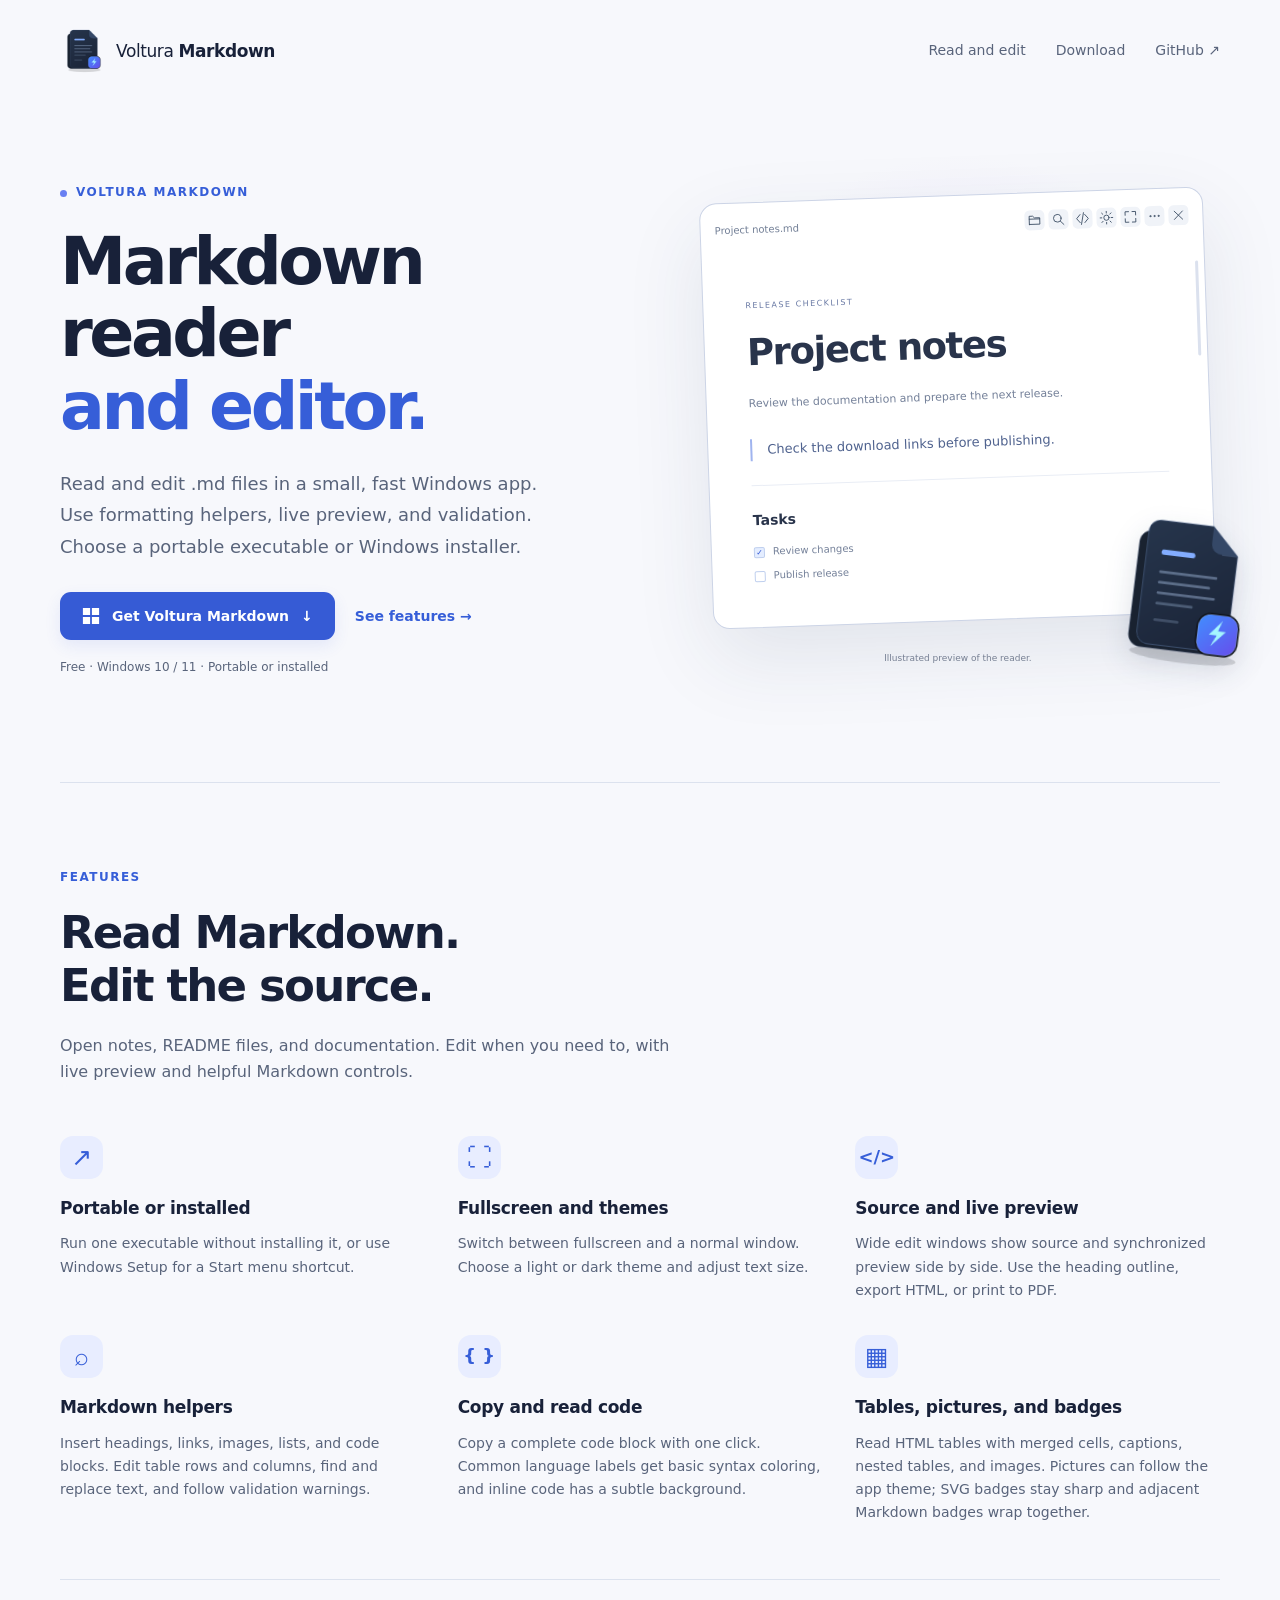
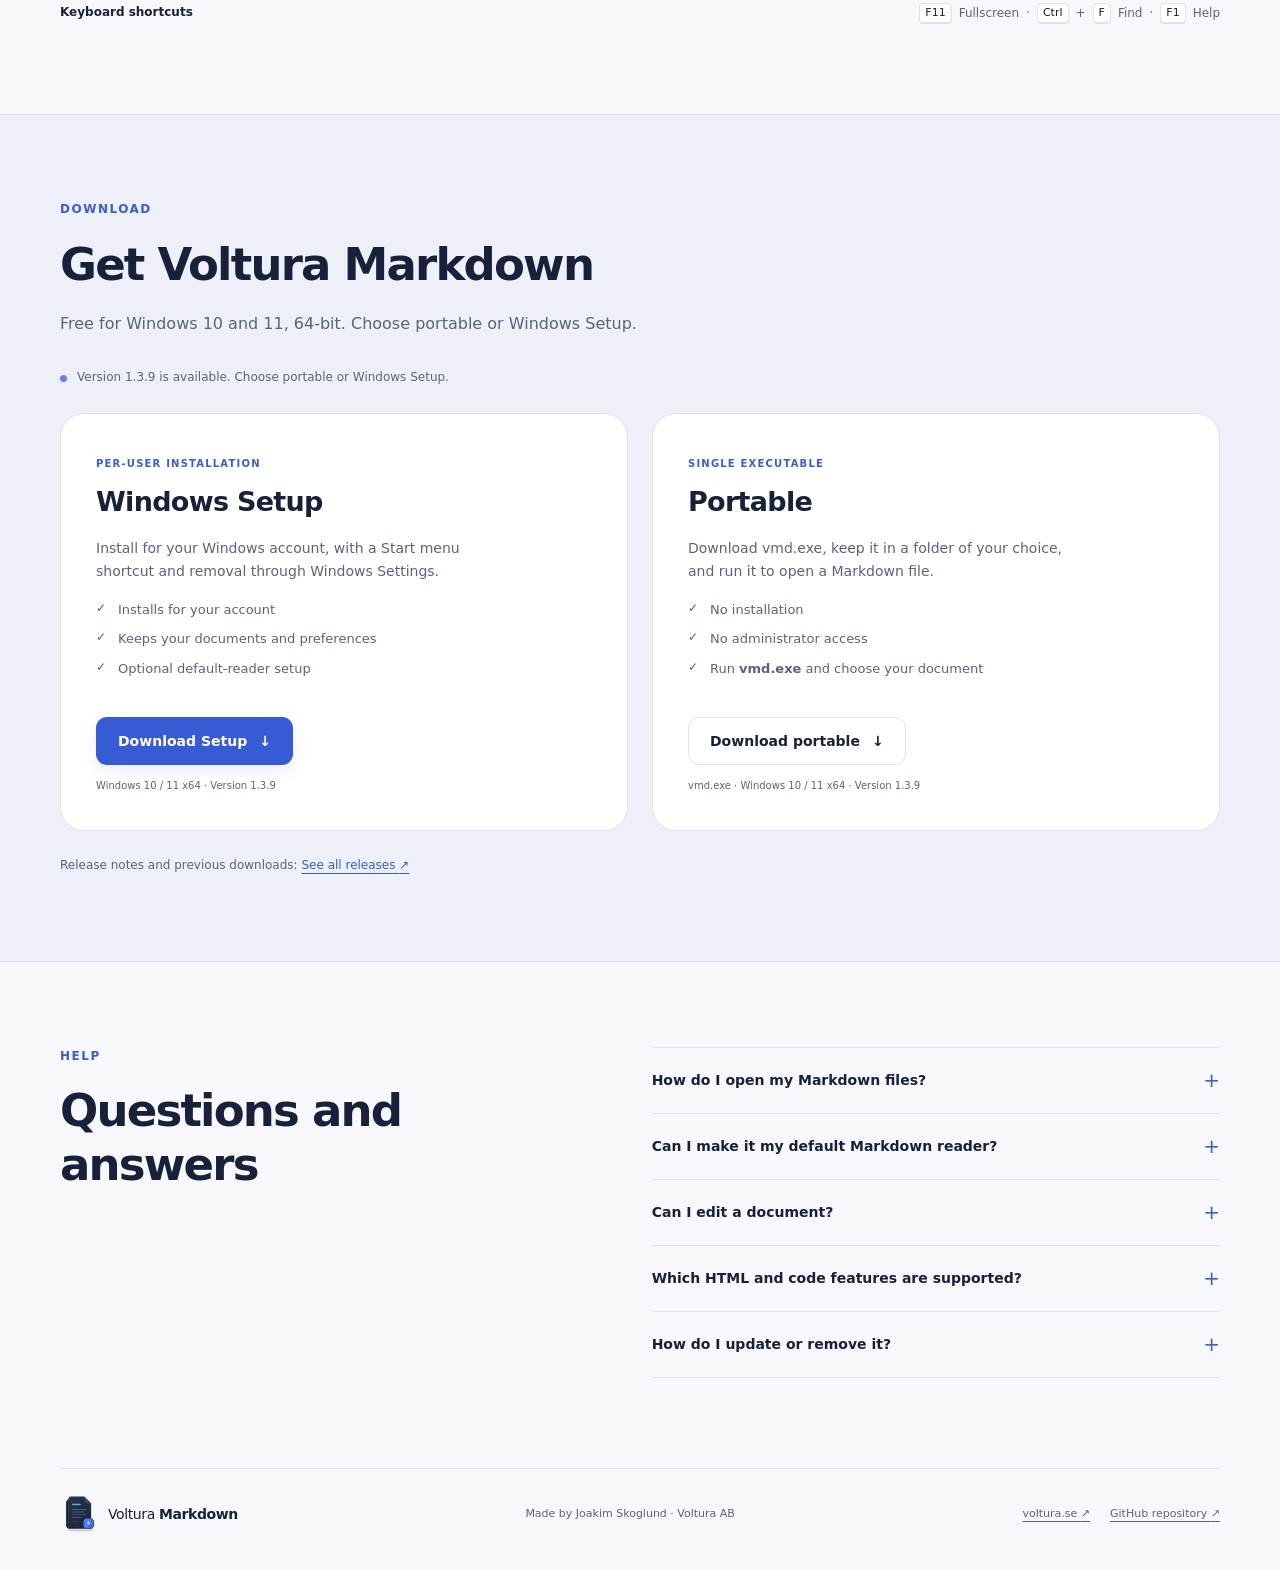
<file: index.html>
<!doctype html>
<html lang="en">
<head>
  <meta charset="utf-8">
  <meta name="viewport" content="width=device-width, initial-scale=1">
  <meta name="color-scheme" content="light dark">
  <meta name="theme-color" content="#10141c">
  <meta name="description" content="A fast Markdown reader and editor for Windows 10 and 11 with live preview, formatting helpers, and validation. Portable executable or Windows installer.">
  <meta property="og:title" content="Voltura Markdown — Markdown reader and editor for Windows">
  <meta property="og:description" content="Read and edit Markdown on Windows with live preview, formatting helpers, validation, search, fullscreen, and light and dark themes.">
  <meta property="og:type" content="website">
  <meta property="og:site_name" content="Voltura Markdown">
  <meta property="og:url" content="https://markdown.voltura.se/">
  <meta property="og:image" content="https://markdown.voltura.se/assets/social-preview.png?v=reader-editor">
  <meta property="og:image:secure_url" content="https://markdown.voltura.se/assets/social-preview.png?v=reader-editor">
  <meta property="og:image:type" content="image/png">
  <meta property="og:image:width" content="1731">
  <meta property="og:image:height" content="909">
  <meta property="og:image:alt" content="Voltura Markdown — a fast Markdown reader and editor for Windows. Free, portable or installed.">
  <meta name="twitter:card" content="summary_large_image">
  <meta name="twitter:title" content="Voltura Markdown — Markdown reader and editor for Windows">
  <meta name="twitter:description" content="A fast Markdown reader and editor for Windows with live preview, formatting helpers, and validation. Portable or installed.">
  <meta name="twitter:image" content="https://markdown.voltura.se/assets/social-preview.png?v=reader-editor">
  <meta name="twitter:image:alt" content="Voltura Markdown — a fast Markdown reader and editor for Windows. Free, portable or installed.">
  <link rel="canonical" href="https://markdown.voltura.se/">
  <link rel="icon" href="assets/icon.png" type="image/png">
  <link rel="stylesheet" href="styles.css">
  <title>Voltura Markdown — Markdown reader and editor for Windows</title>
</head>
<body>
  <a class="skip" href="#main">Skip to content</a>
  <header class="wrap navigation">
    <a class="brand" href="./" aria-label="Voltura Markdown home"><img src="assets/icon.png" width="48" height="48" alt=""><span>Voltura <strong>Markdown</strong></span></a>
    <nav aria-label="Main navigation"><a href="#reading">Read and edit</a><a href="#download">Download</a><a href="https://github.com/voltura/voltura-markdown">GitHub <span aria-hidden="true">↗</span></a></nav>
  </header>
  <main id="main">
    <section class="wrap hero" aria-labelledby="hero-title">
      <div class="intro">
        <p class="eyebrow"><span class="status-dot" aria-hidden="true"></span> Voltura Markdown</p>
        <h1 id="hero-title">Markdown reader<br><span>and editor.</span></h1>
        <p class="lead">Read and edit .md files in a small, fast Windows app. Use formatting helpers, live preview, and validation. Choose a portable executable or Windows installer.</p>
        <div class="actions"><a class="button primary" href="#download"><svg width="18" height="18" viewBox="0 0 20 20" fill="currentColor" aria-hidden="true"><path d="M1 1h8v8H1zm10 0h8v8h-8zM1 11h8v8H1zm10 0h8v8h-8z"/></svg>Get Voltura Markdown <span aria-hidden="true">↓</span></a><a class="text-link" href="#reading">See features <span aria-hidden="true">→</span></a></div>
        <p class="fine">Free · Windows 10 / 11 · Portable or installed</p>
      </div>
      <figure class="hero-art">
        <div class="art-orbit" aria-hidden="true"></div>
        <div class="reading-window" aria-hidden="true">
          <div class="window-top">
            <span class="window-filename">Project notes.md</span>
            <span class="window-actions">
              <span><svg viewBox="0 0 24 24"><path d="M3 19V5h6l3 3h9v11H3Z M3 10h18"/></svg></span>
              <span><svg viewBox="0 0 24 24"><circle cx="10" cy="10" r="6.5"/><path d="m15 15 6 6"/></svg></span>
              <span><svg viewBox="0 0 24 24"><path d="m8 5-6 7 6 7m8-14 6 7-6 7M14 2l-4 20"/></svg></span>
              <span><svg viewBox="0 0 24 24"><circle cx="12" cy="12" r="4.5"/><path d="M12 1v3m0 16v3M1 12h3m16 0h3M4 4l2 2m12 12 2 2M4 20l2-2M18 6l2-2"/></svg></span>
              <span><svg viewBox="0 0 24 24"><path d="M9 3H3v6m12-6h6v6M3 15v6h6m6 0h6v-6"/></svg></span>
              <span><svg viewBox="0 0 24 24"><circle cx="5" cy="12" r="1"/><circle cx="12" cy="12" r="1"/><circle cx="19" cy="12" r="1"/></svg></span>
              <span><svg viewBox="0 0 24 24"><path d="m5 5 14 14M19 5 5 19"/></svg></span>
            </span>
          </div>
          <div class="paper">
            <span class="paper-eyebrow">Release checklist</span>
            <div class="sample-title">Project notes</div>
            <p>Review the documentation and prepare the next release.</p>
            <div class="sample-quote">Check the download links before publishing.</div>
            <div class="sample-rule"></div>
            <div class="sample-heading">Tasks</div>
            <div class="sample-task"><span class="tick">✓</span> Review changes</div>
            <div class="sample-task"><span class="tick empty"></span> Publish release</div>
          </div>
          <div class="sample-scrollbar"></div>
        </div>
        <img class="floating-icon" src="assets/icon.png" width="1024" height="1024" alt="Layered document with a cyan lightning bolt, the Voltura Markdown app icon" fetchpriority="high">
        <figcaption><span>Illustrated preview of the reader.</span></figcaption>
      </figure>
    </section>
    <section class="wrap reading-section" id="reading" aria-labelledby="reading-title">
      <div class="section-intro"><p class="eyebrow">Features</p><h2 id="reading-title">Read Markdown.<br>Edit the source.</h2><p>Open notes, README files, and documentation. Edit when you need to, with live preview and helpful Markdown controls.</p></div>
      <div class="features">
        <article><span class="feature-icon" aria-hidden="true">↗</span><h3>Portable or installed</h3><p>Run one executable without installing it, or use Windows Setup for a Start menu shortcut.</p></article>
        <article><span class="feature-icon" aria-hidden="true">⛶</span><h3>Fullscreen and themes</h3><p>Switch between fullscreen and a normal window. Choose a light or dark theme and adjust text size.</p></article>
        <article><span class="feature-icon code-icon" aria-hidden="true">&lt;/&gt;</span><h3>Source and live preview</h3><p>Wide edit windows show source and synchronized preview side by side. Use the heading outline, export HTML, or print to PDF.</p></article>
        <article><span class="feature-icon" aria-hidden="true">⌕</span><h3>Markdown helpers</h3><p>Insert headings, links, images, lists, and code blocks. Edit table rows and columns, find and replace text, and follow validation warnings.</p></article>
        <article><span class="feature-icon code-icon" aria-hidden="true">{ }</span><h3>Copy and read code</h3><p>Copy a complete code block with one click. Common language labels get basic syntax coloring, and inline code has a subtle background.</p></article>
        <article><span class="feature-icon" aria-hidden="true">▦</span><h3>Tables, pictures, and badges</h3><p>Read HTML tables with merged cells, captions, nested tables, and images. Pictures can follow the app theme; SVG badges stay sharp and adjacent Markdown badges wrap together.</p></article>
      </div>
      <div class="keyboard-note"><span>Keyboard shortcuts</span><p><kbd>F11</kbd> Fullscreen <span aria-hidden="true">·</span> <kbd>Ctrl</kbd> + <kbd>F</kbd> Find <span aria-hidden="true">·</span> <kbd>F1</kbd> Help</p></div>
    </section>
    <section class="download-section" id="download" aria-labelledby="download-title">
      <div class="wrap">
        <div class="section-intro"><p class="eyebrow">Download</p><h2 id="download-title">Get Voltura Markdown</h2><p>Free for Windows 10 and 11, 64-bit. Choose portable or Windows Setup.</p></div>
        <p class="release-note"><span class="status-dot" aria-hidden="true"></span> Version 1.3.9 is available. Choose portable or Windows Setup.</p>
        <div class="downloads">
          <article class="download-card"><div class="card-heading"><span class="card-tag">Per-user installation</span><h3>Windows Setup</h3></div><p>Install for your Windows account, with a Start menu shortcut and removal through Windows Settings.</p><ul><li>Installs for your account</li><li>Keeps your documents and preferences</li><li>Optional default-reader setup</li></ul><a class="button primary" href="https://github.com/voltura/voltura-markdown/releases/download/v1.3.9/VolturaMarkdown-Setup-1.3.9-win-x64.exe" aria-describedby="setup-availability">Download Setup <span aria-hidden="true">↓</span></a><p class="download-detail" id="setup-availability">Windows 10 / 11 x64 · Version 1.3.9</p></article>
          <article class="download-card"><div class="card-heading"><span class="card-tag">Single executable</span><h3>Portable</h3></div><p>Download vmd.exe, keep it in a folder of your choice, and run it to open a Markdown file.</p><ul><li>No installation</li><li>No administrator access</li><li>Run <strong>vmd.exe</strong> and choose your document</li></ul><a class="button secondary" href="https://github.com/voltura/voltura-markdown/releases/download/v1.3.9/vmd.exe" aria-describedby="portable-availability">Download portable <span aria-hidden="true">↓</span></a><p class="download-detail" id="portable-availability">vmd.exe · Windows 10 / 11 x64 · Version 1.3.9</p></article>
        </div>
        <p class="release-link">Release notes and previous downloads: <a href="https://github.com/voltura/voltura-markdown/releases">See all releases <span aria-hidden="true">↗</span></a></p>
      </div>
    </section>
    <section class="wrap questions" aria-labelledby="questions-title">
      <div class="section-intro"><p class="eyebrow">Help</p><h2 id="questions-title">Questions and answers</h2></div>
      <div class="question-list">
        <details>
          <summary>How do I open my Markdown files?</summary>
          <div class="faq-answer">
            <p>Choose whichever is easiest:</p>
            <ul>
              <li><strong>Open the app</strong> and choose a file.</li>
              <li><strong>Drag a .md file</strong> onto the reader window.</li>
              <li><strong>Using the portable copy?</strong> Drag a document onto <strong>vmd.exe</strong>.</li>
            </ul>
            <p>Opening the app without a document starts in a window. Opening a document starts fullscreen unless Start fullscreen is disabled. Press <kbd>F11</kbd> to switch modes.</p>
          </div>
        </details>
        <details>
          <summary>Can I make it my default Markdown reader?</summary>
          <div class="faq-answer">
            <p><strong>Yes. With Setup:</strong> select <strong>Choose as default Markdown reader</strong> on the final screen. The option starts unchecked.</p>
            <p><strong>From the reader:</strong></p>
            <ol>
              <li>Keep the app in its permanent location.</li>
              <li>Open the three-dot menu and choose <strong>Register for .md files</strong>.</li>
              <li>In Windows Default apps, choose <strong>Voltura Markdown</strong> for <strong>.md</strong>.</li>
            </ol>
            <p>Both options open Windows Default apps. You confirm the final choice there.</p>
          </div>
        </details>
        <details>
          <summary>Can I edit a document?</summary>
          <div class="faq-answer">
            <p>Choose <strong>Edit Markdown</strong> from the three-dot menu or press <kbd>Ctrl</kbd> + <kbd>E</kbd>. Insert headings, tables, links, images or placeholders, lists, and code blocks. Wide windows start with <strong>Live</strong> source and preview side by side. Smaller windows start with the source/preview toggle; enabling Live stacks the panes. Save with <kbd>Ctrl</kbd> + <kbd>S</kbd> and choose <strong>View mode</strong> to return to reading.</p>
            <p><kbd>Ctrl</kbd> + <kbd>N</kbd> creates a new draft. Find/Replace, table editing, clipboard images, and local crash-recovery snapshots help with longer edits. Files save only when you choose Save. <strong>Edit file with…</strong> still opens another app.</p>
          </div>
        </details>
        <details>
          <summary>Which HTML and code features are supported?</summary>
          <div class="faq-answer">
            <p>HTML tables support merged cells, captions, nested tables, images, and alignment hints. Images respect width and height; pictures can use light/dark sources. Small text, subscripts, superscripts, and keyboard keys retain their formatting. Colored links show their destination on hover.</p>
            <p>Code blocks have a copy icon and basic syntax coloring for PowerShell, JavaScript/TypeScript, C#, C/C++, Python, JSON/JSONC, SQL, and shell/Bash. Menus, dialogs, file/print pickers, and editor scrollbars follow the app theme.</p>
            <p>This is a native presentation subset: CSS and scripts are not executed. Exceptionally large rich table bands show readable child blocks instead of table geometry. See the <a href="https://github.com/voltura/voltura-markdown/blob/main/docs/COMPATIBILITY.md">supported formats and limits</a> for details.</p>
          </div>
        </details>
        <details>
          <summary>How do I update or remove it?</summary>
          <div class="faq-answer">
            <p><strong>Close the reader first.</strong></p>
            <ul>
              <li><strong>Update a portable copy:</strong> replace it with the new <strong>vmd.exe</strong>.</li>
              <li><strong>Update an installed copy:</strong> run the newer Setup.</li>
              <li><strong>Uninstall:</strong> remove Voltura Markdown through Windows Installed apps.</li>
            </ul>
            <p>Your documents and saved preferences are preserved.</p>
            <p>Optional <strong>Automatic updates</strong> in the three-dot menu downloads newer stable releases after signature and checksum verification and installs on close. It is off by default. Manual updates restore unchanged open documents and reading positions; modified drafts defer update restarts.</p>
          </div>
        </details>
      </div>
    </section>
  </main>
  <footer class="wrap footer"><a class="brand" href="./"><img src="assets/icon.png" width="40" height="40" alt=""><span>Voltura <strong>Markdown</strong></span></a><p>Made by Joakim Skoglund · Voltura AB</p><nav aria-label="Footer links"><a href="https://voltura.se/">voltura.se <span aria-hidden="true">↗</span></a><a href="https://github.com/voltura/voltura-markdown">GitHub repository <span aria-hidden="true">↗</span></a></nav></footer>
</body>
</html>
</file>
<file: styles.css>
:root {
  color-scheme: light dark;
  --background: #f7f8fc;
  --surface: #fff;
  --surface-soft: #edf0f8;
  --text: #182139;
  --muted: #59647b;
  --border: #dce2ee;
  --accent: #365ed8;
  --accent-soft: #e8edff;
  --shadow: 0 30px 80px #26375c1a;
  --radius: 24px;
  font-family: "Segoe UI Variable", "Segoe UI", system-ui, sans-serif;
  font-synthesis: none;
  scroll-behavior: smooth;
}
* { box-sizing: border-box; }
body { margin: 0; background: var(--background); color: var(--text); line-height: 1.65; }
a { color: var(--accent); text-decoration-thickness: 1px; text-underline-offset: 4px; }
a:hover { text-decoration-thickness: 2px; }
img { display: block; max-width: 100%; height: auto; }
button, a, summary { -webkit-tap-highlight-color: transparent; }
a:focus-visible, summary:focus-visible { outline: 3px solid var(--accent); outline-offset: 5px; border-radius: 5px; }
.wrap { width: min(1160px, calc(100% - 80px)); margin-inline: auto; }
.skip { position: absolute; left: 20px; top: -80px; z-index: 10; padding: 10px 18px; background: var(--surface); }
.skip:focus { top: 16px; }
.navigation { display: flex; justify-content: space-between; align-items: center; padding-block: 27px; gap: 28px; }
.brand { display: inline-flex; align-items: center; gap: 8px; color: var(--text); text-decoration: none; font-size: 17px; letter-spacing: -.4px; white-space: nowrap; }
.brand strong { font-weight: 650; }
.navigation nav { display: flex; align-items: center; gap: 30px; font-size: 14px; }
.navigation nav a { color: var(--muted); text-decoration: none; white-space: nowrap; }
.navigation nav a:hover, .footer a:hover { color: var(--accent); }
.hero { display: grid; grid-template-columns: 1.12fr 1fr; align-items: center; gap: 70px; min-height: 680px; padding-block: 65px 88px; }
.eyebrow { display: flex; align-items: center; gap: 9px; margin: 0 0 22px; color: var(--accent); font-size: 12px; font-weight: 700; letter-spacing: 1.5px; text-transform: uppercase; }
.status-dot { flex: 0 0 auto; display: inline-block; width: 7px; height: 7px; border-radius: 50%; background: #687ff2; }
h1, h2, h3, p { margin-top: 0; }
h1 { margin-bottom: 25px; font-size: clamp(48px, 5.2vw, 70px); font-weight: 650; letter-spacing: -3.5px; line-height: 1.09; }
h1 span { color: var(--accent); }
.lead { max-width: 490px; color: var(--muted); font-size: 18px; line-height: 1.75; margin-bottom: 30px; }
.actions { display: flex; align-items: center; flex-wrap: wrap; gap: 20px; }
.button { display: inline-flex; align-items: center; justify-content: center; gap: 12px; min-height: 48px; padding: 12px 21px; border: 1px solid transparent; border-radius: 11px; text-decoration: none; font-size: 14px; font-weight: 650; line-height: 1.45; transition: background-color .15s ease, border-color .15s ease; }
.button.primary { color: #fff; background: #365bd5; box-shadow: 0 6px 16px #365bd51a; }
.button.primary:hover { background: #284bc4; text-decoration: none; }
.button.secondary { color: var(--text); border-color: var(--border); background: var(--surface); }
.button.secondary:hover { border-color: var(--accent); background: var(--accent-soft); text-decoration: none; }
.text-link { font-size: 14px; font-weight: 600; text-decoration: none; white-space: nowrap; }
.fine { margin: 18px 0 0; color: var(--muted); font-size: 12px; }
.hero-art { position: relative; margin: 0; padding: 0 10px 0 0; }
.art-orbit { position: absolute; z-index: -1; width: 100%; height: 100%; left: 0; top: -9%; background: radial-gradient(ellipse at center, #90aaff24, #ba9df015 45%, transparent 70%); }
.reading-window { position: relative; overflow: hidden; border: 1px solid #ccd4e6; background: #fff; border-radius: 17px; box-shadow: var(--shadow); transform: rotate(-2deg); color: #29344b; }
.window-top { display: flex; gap: 12px; align-items: center; height: 54px; padding-inline: 14px; color: #727f96; font-size: 10px; }
.window-filename { flex: 1; min-width: 0; overflow: hidden; text-overflow: ellipsis; white-space: nowrap; text-align: left; }
.window-actions { display: flex; flex: none; gap: 4px; }
.window-actions > span { display: grid; place-items: center; width: 20px; height: 20px; border-radius: 5px; background: #f0f3f8; color: #394b62; }
.window-actions svg { width: 14px; height: 14px; fill: none; stroke: currentColor; stroke-width: 1.5; stroke-linecap: round; stroke-linejoin: round; }

.paper { padding: 33px 42px 42px; }
.paper-eyebrow { color: #6979a4; font-size: 8px; letter-spacing: 1.5px; text-transform: uppercase; }
.sample-title { font-size: clamp(26px, 3.1vw, 37px); line-height: 1.2; letter-spacing: -1.4px; font-weight: 650; margin: 15px 0 18px; }
.paper p { color: #748099; font-size: 11px; line-height: 1.9; }
.sample-quote { margin: 24px 0; padding-left: 15px; border-left: 2px solid #a0b4ef; color: #50638f; font-size: 13px; line-height: 1.7; }
.sample-rule { height: 1px; background: #e9edf5; margin-bottom: 23px; }
.sample-heading { font-size: 14px; font-weight: 650; margin-bottom: 12px; }
.sample-task { display: flex; align-items: center; gap: 8px; font-size: 10px; margin-top: 8px; color: #748099; }
.tick { display: inline-flex; align-items: center; justify-content: center; width: 11px; height: 11px; background: #e4edff; color: #365bd5; border: 1px solid #bfcfee; border-radius: 2px; font-size: 8px; }
.tick.empty { background: transparent; }
.sample-scrollbar { position: absolute; right: 6px; top: 73px; width: 3px; height: 95px; background: #dbe1ee; border-radius: 3px; }
.floating-icon { position: absolute; bottom: -7px; right: -48px; width: 159px; height: 159px; transform: rotate(7deg); filter: drop-shadow(0 12px 14px #11234c24); }
.hero-art figcaption { color: var(--muted); font-size: 10px; margin-top: 30px; text-align: center; }
.hero-art figcaption span { display: block; opacity: .8; font-size: 9px; }
.reading-section { padding-block: 85px 90px; border-top: 1px solid var(--border); }
.section-intro { max-width: 620px; }
h2 { font-size: clamp(32px, 3.7vw, 45px); line-height: 1.19; letter-spacing: -1.8px; font-weight: 650; margin-bottom: 20px; }
.section-intro .eyebrow { margin-bottom: 18px; }
.section-intro > p:last-child { color: var(--muted); font-size: 16px; margin-bottom: 0; }
.features { display: grid; grid-template-columns: repeat(3, 1fr); gap: 33px; margin-top: 50px; }
.feature-icon { display: inline-flex; width: 43px; height: 43px; align-items: center; justify-content: center; background: var(--accent-soft); color: var(--accent); font-size: 25px; border-radius: 13px; margin-bottom: 18px; }
.code-icon { font-size: 18px; font-weight: 600; }
h3 { font-size: 17px; line-height: 1.4; font-weight: 650; letter-spacing: -.3px; margin-bottom: 12px; }
.features p { margin-bottom: 0; color: var(--muted); font-size: 14px; }
.keyboard-note { display: flex; gap: 20px; flex-wrap: wrap; justify-content: space-between; margin-top: 55px; padding-top: 23px; border-top: 1px solid var(--border); font-size: 12px; color: var(--muted); }
.keyboard-note > span { color: var(--text); font-weight: 600; }
.keyboard-note p { margin: 0; display: flex; flex-wrap: wrap; align-items: center; gap: 7px; }
kbd { font-family: inherit; font-size: 11px; border: 1px solid var(--border); border-bottom-width: 2px; border-radius: 4px; padding: 0 5px; background: var(--surface); color: var(--text); }
.download-section { padding-block: 85px; background: var(--surface-soft); border-block: 1px solid var(--border); }
.release-note { display: flex; align-items: flex-start; gap: 10px; color: var(--muted); font-size: 12px; margin: 30px 0 25px; }
.release-note .status-dot { margin-top: 7px; }
.downloads { display: grid; grid-template-columns: 1fr 1fr; gap: 24px; }
.download-card { display: flex; align-items: flex-start; flex-direction: column; padding: 35px; border: 1px solid var(--border); background: var(--surface); border-radius: var(--radius); }
.card-tag { font-size: 10px; color: var(--accent); font-weight: 700; letter-spacing: 1.2px; text-transform: uppercase; }
.card-heading h3 { font-size: 27px; margin: 8px 0 16px; letter-spacing: -.7px; }
.download-card > p { font-size: 14px; color: var(--muted); margin-bottom: 16px; max-width: 390px; }
.download-card ul { list-style: none; padding: 0; margin: 0 0 30px; font-size: 13px; color: var(--muted); }
.download-card li { margin-bottom: 8px; padding-left: 22px; position: relative; }
.download-card li::before { content: "✓"; position: absolute; left: 0; color: var(--accent); font-size: 12px; }
.download-card .button { margin-top: auto; }
.download-card .download-detail { font-size: 10px; margin: 13px 0 0; }
.release-link { font-size: 12px; color: var(--muted); margin: 25px 0 0; }
.questions { padding-block: 85px 90px; display: grid; grid-template-columns: 1fr 1.1fr; gap: 75px; }
.question-list details { border-bottom: 1px solid var(--border); }
.question-list details:first-child { border-top: 1px solid var(--border); }
.question-list summary { cursor: pointer; font-size: 14px; font-weight: 600; padding: 21px 24px 21px 0; position: relative; list-style: none; }
.question-list summary::-webkit-details-marker { display: none; }
.question-list summary::after { content: "+"; position: absolute; right: 0; color: var(--accent); font-size: 20px; top: 16px; font-weight: 400; }
.question-list details[open] summary::after { content: "−"; }
.faq-answer {
  color: var(--muted);
  font-size: 13px;
  line-height: 1.75;
  max-width: 65ch;
  padding: 0 10px 24px 0;
}
.faq-answer p { margin: 0 0 14px; }
.faq-answer ul, .faq-answer ol { margin: 0 0 18px; padding-left: 24px; }
.faq-answer li { padding-left: 4px; }
.faq-answer li + li { margin-top: 10px; }
.faq-answer strong { color: var(--text); font-weight: 600; }
.faq-answer > :last-child { margin-bottom: 0; }
.footer { display: flex; align-items: center; flex-wrap: wrap; justify-content: space-between; gap: 20px; padding-block: 25px 35px; border-top: 1px solid var(--border); }
.footer nav { display: flex; gap: 20px; }
.footer .brand { font-size: 14px; }
.footer p, .footer nav a { color: var(--muted); font-size: 11px; margin: 0; }
@media (prefers-color-scheme: dark) {
  :root { --background: #10141c; --surface: #181e2a; --surface-soft: #131925; --text: #edf1fb; --muted: #a2aec4; --border: #2a3446; --accent: #9db4ff; --accent-soft: #242f49; --shadow: 0 30px 80px #0005; }
  .reading-window { background: #101319; border-color: #323e55; color: #eef2fb; }
  .window-top { border-color: #283247; color: #96a6c3; }
  .window-actions > span { background: #1c222d; color: #d2ddee; }
  .paper-eyebrow { color: #92a8db; }
  .paper p, .sample-task { color: #a2b0ca; }
  .sample-quote { color: #b1c4ef; border-color: #607fc4; }
  .sample-rule { background: #2d3850; }
  .tick { background: #2a3c61; color: #a8c4ff; border-color: #526e9b; }
  .sample-scrollbar { background: #45536d; }
}
@media (max-width: 1000px) {
  .wrap { width: calc(100% - 56px); }
  .hero { gap: 40px; min-height: 610px; padding-block: 50px 75px; }
  h1 { letter-spacing: -2.6px; }
  .lead { font-size: 16px; }
  .paper { padding: 28px; }
  .floating-icon { right: -20px; width: 125px; height: 125px; }
  .features { grid-template-columns: 1fr 1fr; gap: 30px 45px; }
  .questions { gap: 40px; }
}
@media (max-width: 720px) {
  .wrap { width: calc(100% - 40px); }
  .navigation { align-items: flex-start; gap: 15px; padding-block: 17px; }
  .brand { font-size: 14px; gap: 3px; }
  .navigation .brand img { width: 36px; }
  .navigation nav { font-size: 12px; gap: 15px; padding-top: 7px; }
  .navigation nav a:first-child { display: none; }
  .hero { grid-template-columns: 1fr; padding-block: 45px 60px; gap: 55px; }
  .intro { max-width: 530px; }
  h1 { font-size: clamp(44px, 9.5vw, 66px); }
  .hero-art { max-width: 420px; width: calc(100% - 30px); margin: 0 auto; }
  .paper { padding: 30px 38px; }
  .sample-title { font-size: 35px; }
  .floating-icon { right: -30px; width: 135px; height: 135px; }
  .reading-section, .questions { padding-block: 60px; }
  .download-section { padding-block: 60px; }
  h2 { font-size: 35px; }
  .downloads, .questions { grid-template-columns: 1fr; }
  .questions { gap: 30px; }
  .downloads { gap: 18px; }
  .download-card { padding: 28px; }
  .features { gap: 30px 23px; }
  .keyboard-note { gap: 12px; margin-top: 35px; }
  .footer { gap: 15px; }
  .footer p { order: 3; flex-basis: 100%; }
}
@media (max-width: 380px) {
  .window-actions > span { width: 16px; height: 18px; }
  .window-actions svg { width: 11px; height: 11px; }
  .window-actions { gap: 3px; }
  .navigation nav { gap: 12px; }
  .brand { font-size: 12px; }
  h1 { font-size: 42px; }
  .features { grid-template-columns: 1fr; }
  .actions { gap: 17px; }
  .paper { padding-inline: 26px; }
  .sample-title { font-size: 29px; }
}
@media (prefers-reduced-motion: reduce) {
  :root { scroll-behavior: auto; }
  *, *::before, *::after { transition: none !important; }
}
</file>
